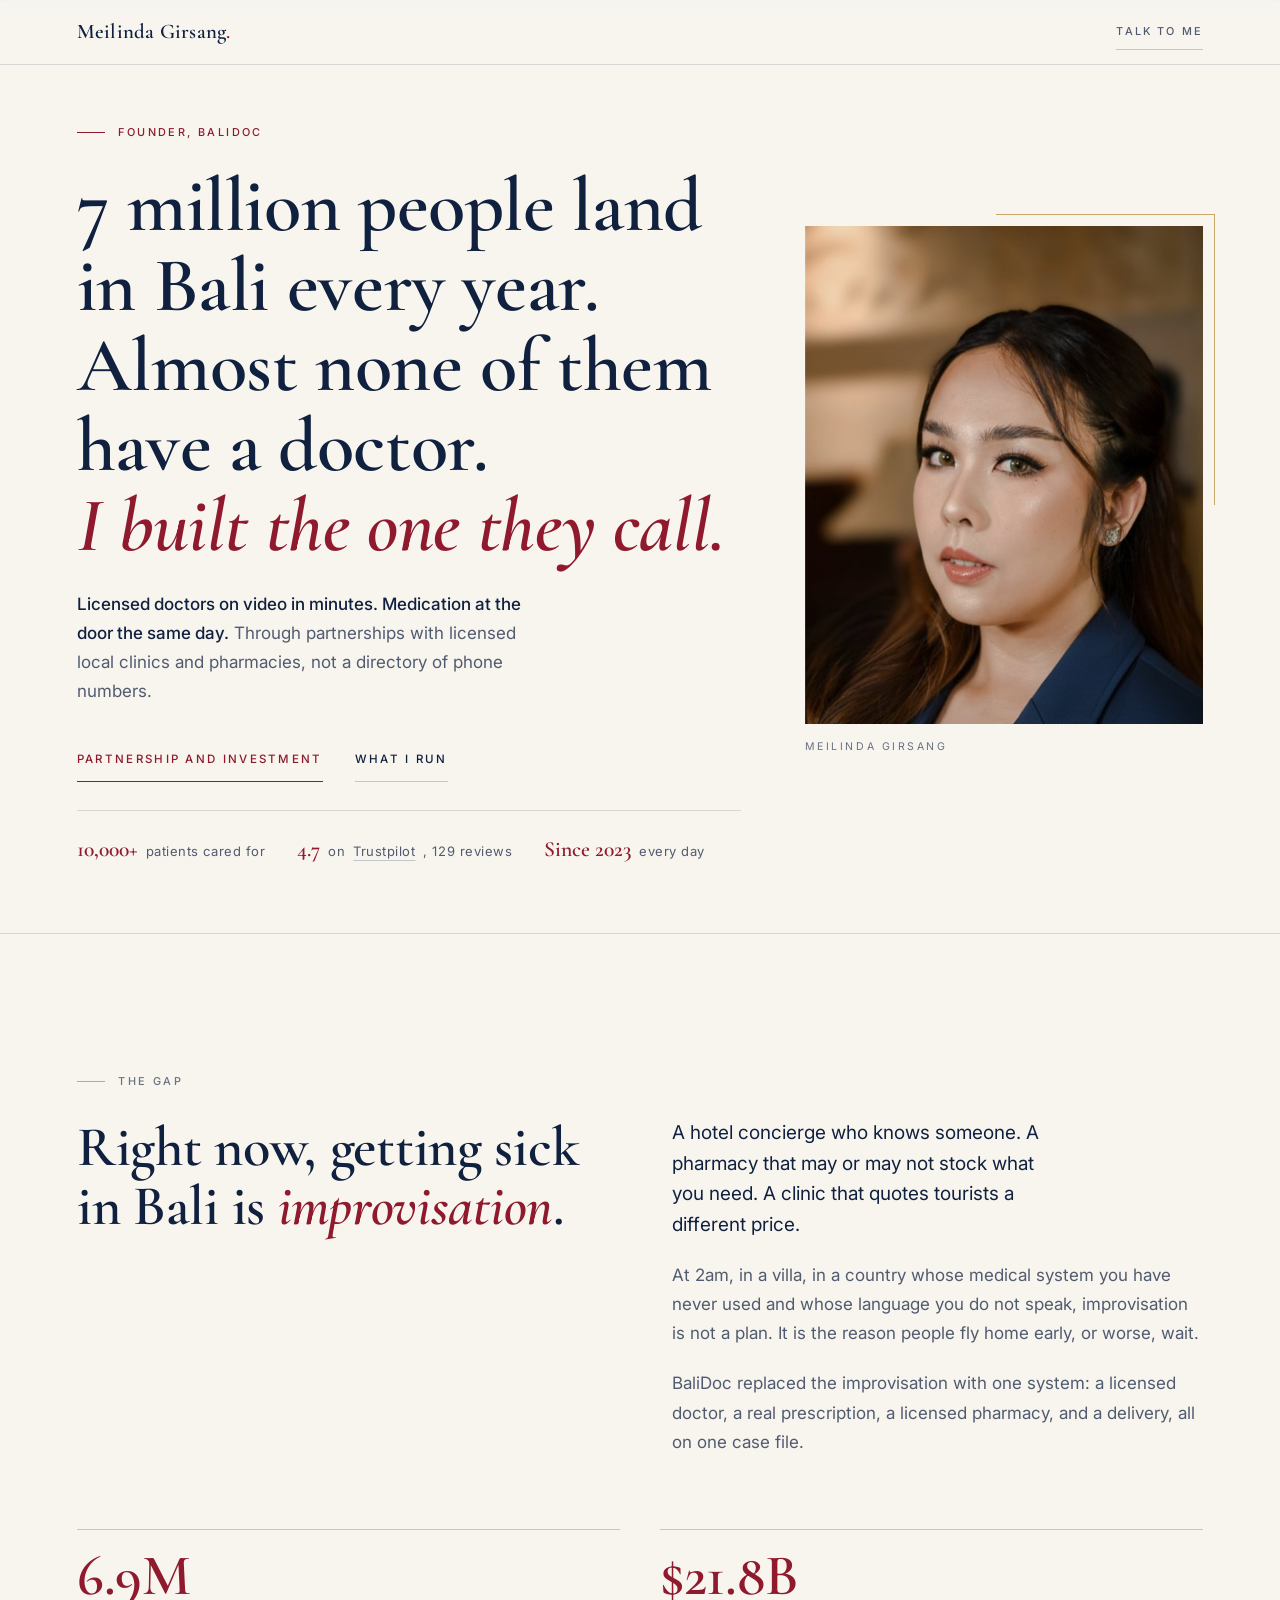
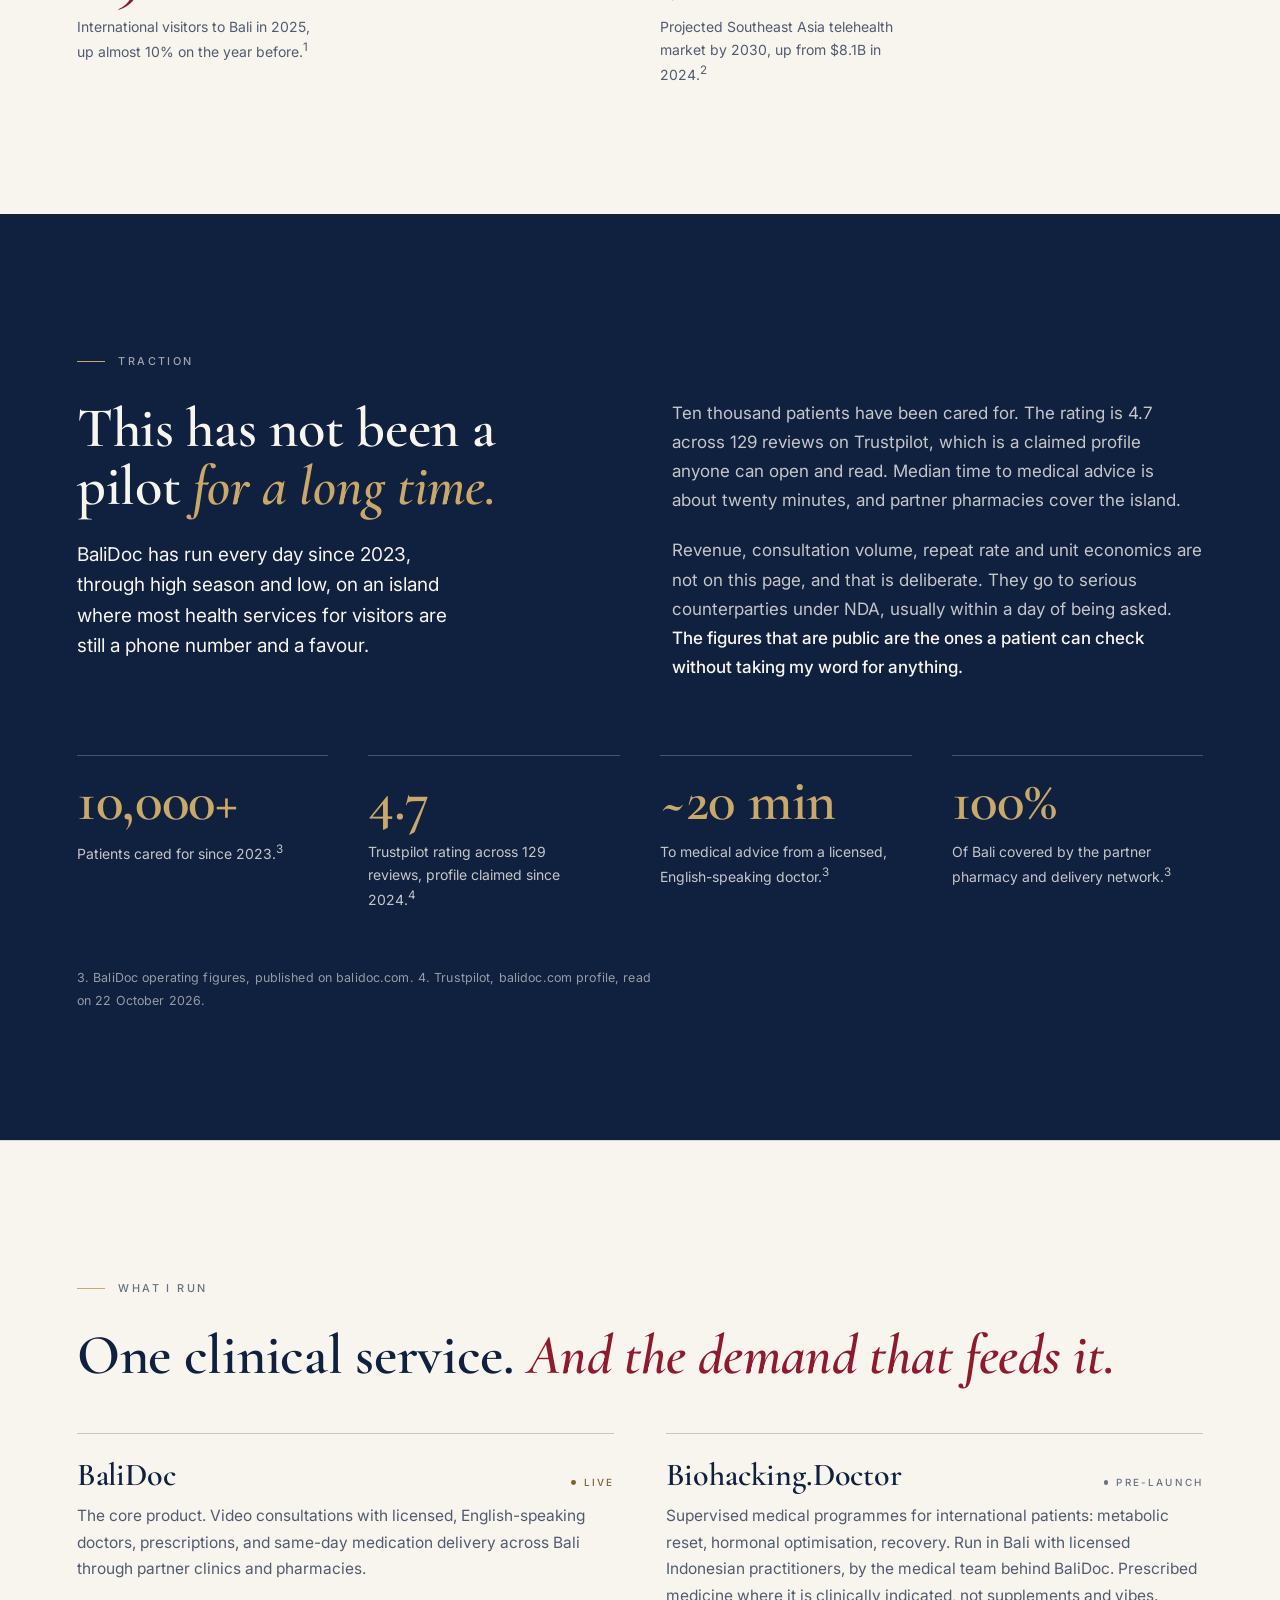
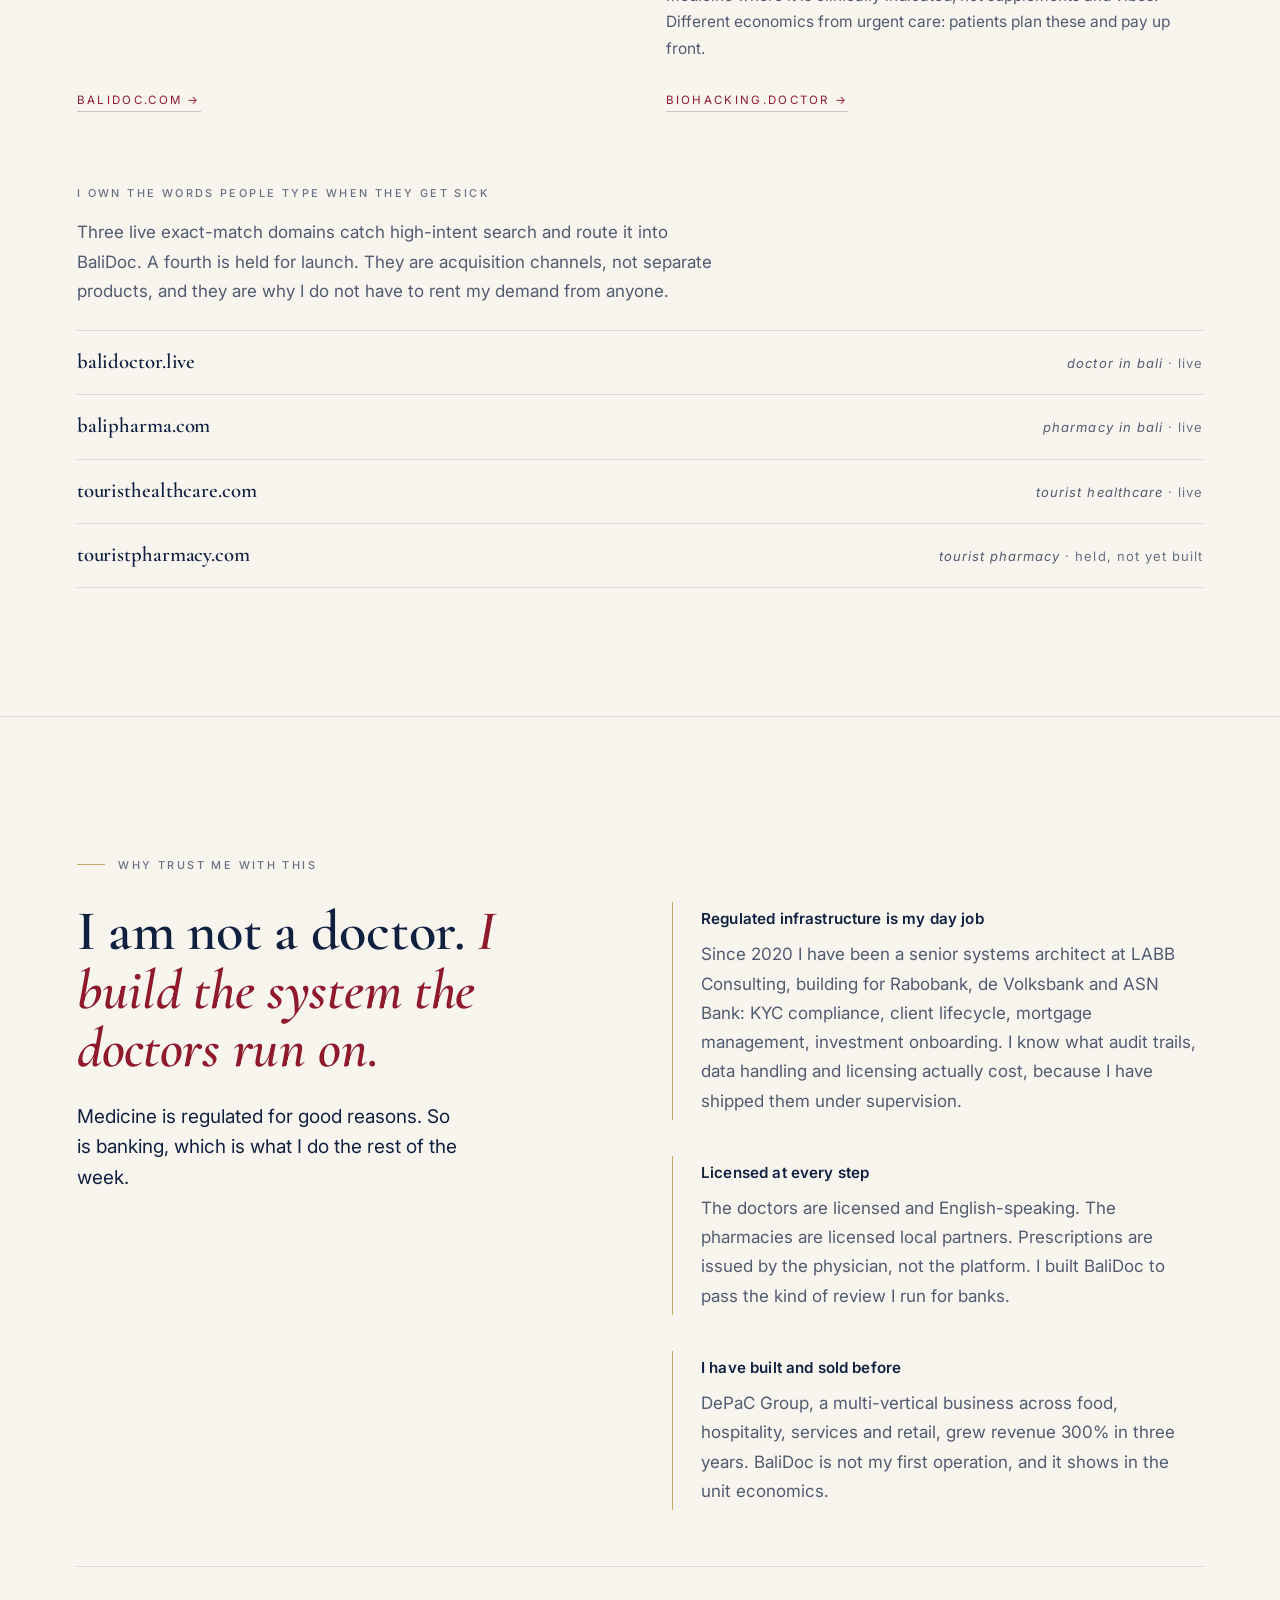
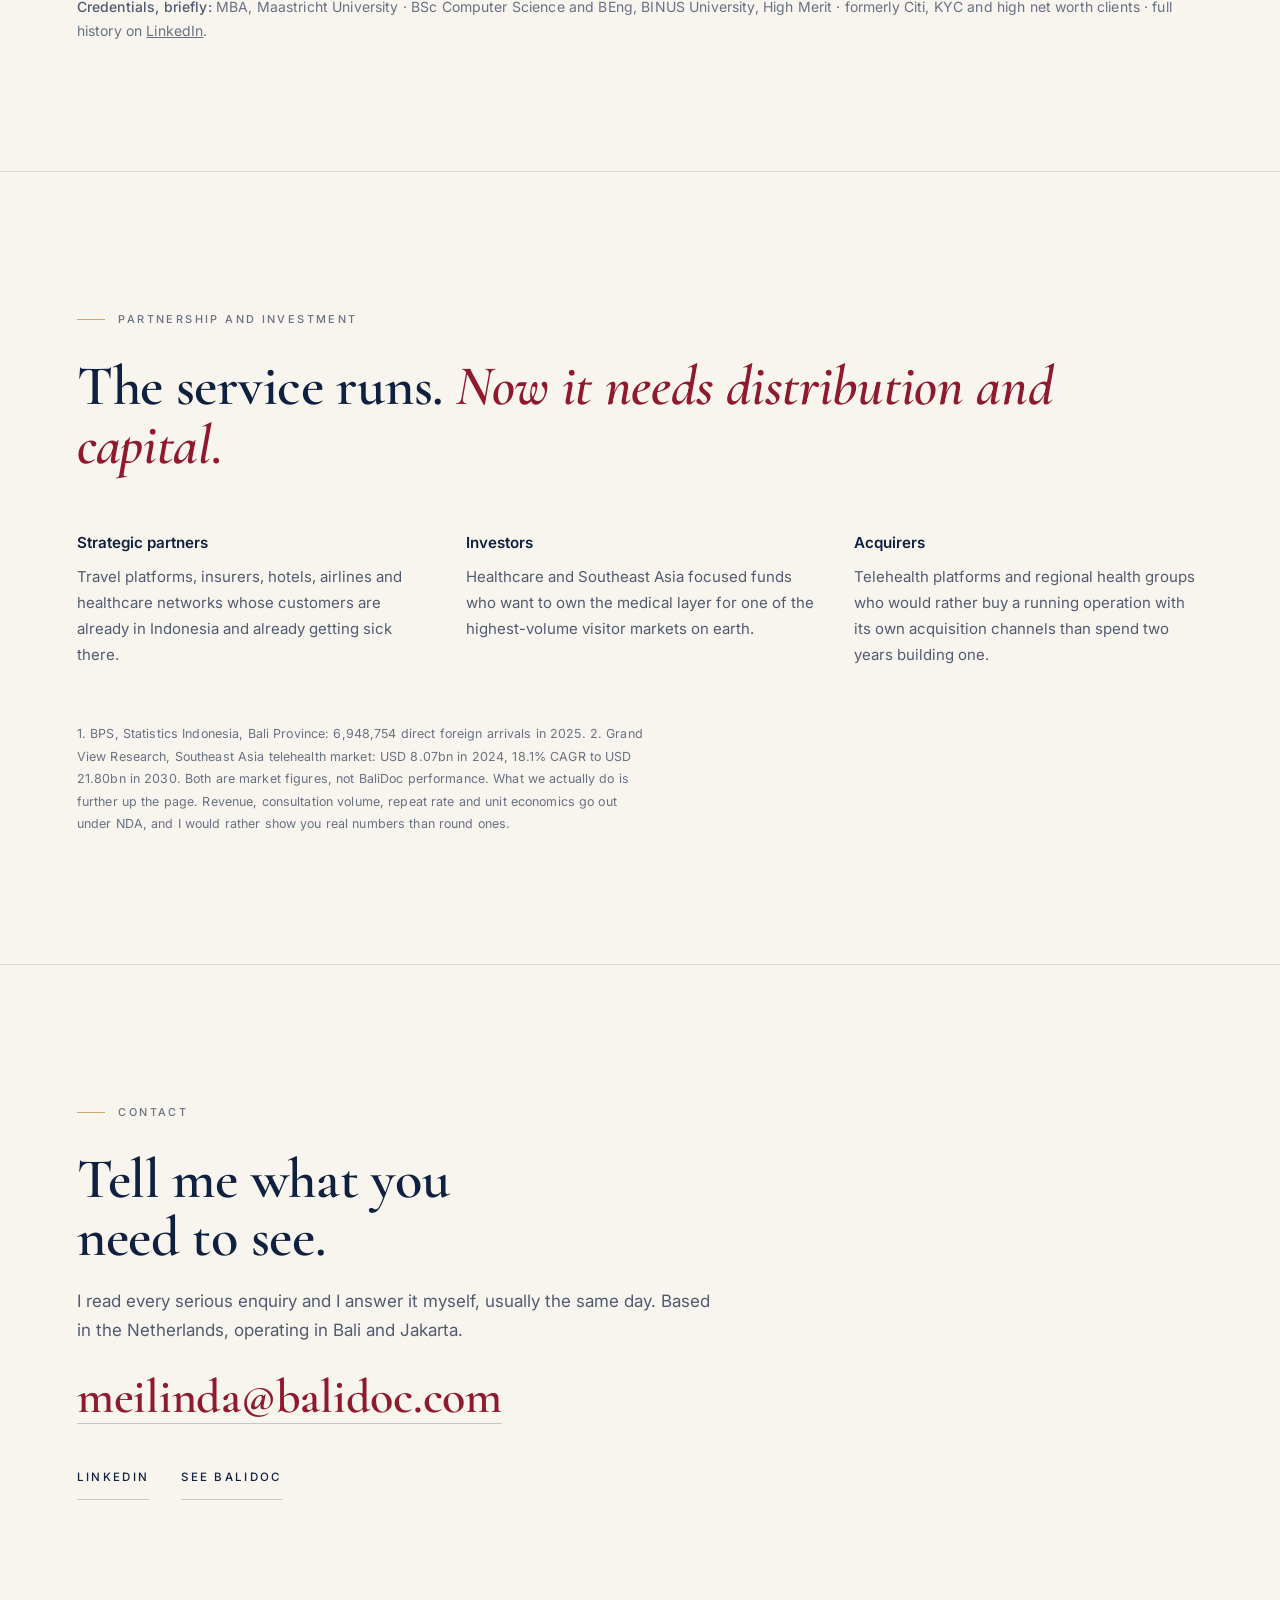
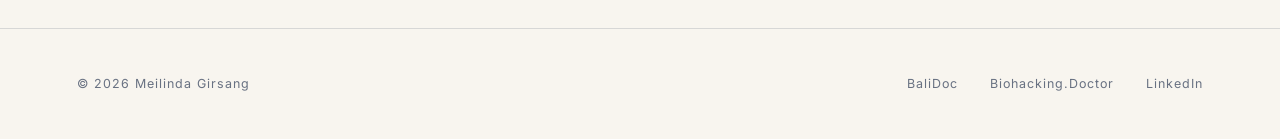
<file: index.html>
<!doctype html>
<html lang="en">
<head>
<meta charset="utf-8">
<meta name="viewport" content="width=device-width, initial-scale=1">
<title>Meilinda Girsang, Founder of BaliDoc</title>
<meta name="description" content="Meilinda Girsang founded BaliDoc: licensed doctors on video and medication delivered the same day, for international visitors who arrive in Bali without one.">
<link rel="canonical" href="https://meilindagirsang.com/">

<meta property="og:type" content="profile">
<meta property="og:title" content="Meilinda Girsang, Founder of BaliDoc">
<meta property="og:description" content="7 million people land in Bali every year. Almost none of them have a doctor. I built the one they call.">
<meta property="og:url" content="https://meilindagirsang.com/">
<meta property="og:image" content="https://meilindagirsang.com/og.jpg">
<meta property="og:image:width" content="1200">
<meta property="og:image:height" content="630">
<meta property="og:image:alt" content="Meilinda Girsang, founder of BaliDoc">
<meta property="og:site_name" content="Meilinda Girsang">
<meta property="profile:first_name" content="Meilinda">
<meta property="profile:last_name" content="Girsang">
<meta name="twitter:card" content="summary_large_image">

<link rel="icon" href="/favicon.svg" type="image/svg+xml">
<link rel="apple-touch-icon" href="/apple-touch-icon.png">
<meta name="theme-color" content="#f7f4ed">

<link rel="preconnect" href="https://fonts.googleapis.com">
<link rel="preconnect" href="https://fonts.gstatic.com" crossorigin>
<link rel="stylesheet" href="https://fonts.googleapis.com/css2?family=Cormorant+Garamond:ital,wght@0,500;0,600;1,600&family=Inter:wght@400;500;600&display=swap">
<link rel="stylesheet" href="/styles.css">

<script type="application/ld+json">
{"@context":"https://schema.org","@type":"Person","name":"Meilinda Girsang","url":"https://meilindagirsang.com","image":"https://meilindagirsang.com/og.jpg","jobTitle":"Founder","sameAs":["https://www.linkedin.com/in/meilindagirsang/"],"email":"meilinda@balidoc.com","worksFor":{"@type":"Organization","name":"BaliDoc","url":"https://www.balidoc.com"},"alumniOf":[{"@type":"EducationalOrganization","name":"Maastricht University"},{"@type":"EducationalOrganization","name":"BINUS University"}],"knowsAbout":["Telemedicine","Digital health","Systems architecture","Healthcare in Indonesia"]}
</script>
</head>
<body>
<a class="skip" href="#main">Skip to content</a>

<header class="site-header">
  <div class="wrap">
    <a class="mark" href="#top">Meilinda Girsang<span>.</span></a>
    <a class="header-cta" href="#contact">Talk to me</a>
  </div>
</header>

<main id="main">

<section class="hero" id="top">
  <div class="wrap">
    <div>
      <span class="label label-hot">Founder, BaliDoc</span>
      <h1 class="display">7 million people land in Bali every year. Almost none of them have a doctor. <span class="hot">I built the one they call.</span></h1>
      <p class="hero-sub"><b>Licensed doctors on video in minutes. Medication at the door the same day.</b> Through partnerships with licensed local clinics and pharmacies, not a directory of phone numbers.</p>
      <div class="actions">
        <a class="btn btn-hot" href="#invest">Partnership and investment</a>
        <a class="btn btn-line" href="#work">What I run</a>
      </div>
      <ul class="proofline">
        <li><b>10,000+</b> patients cared for</li>
        <li><b>4.7</b> on <a href="https://www.trustpilot.com/review/balidoc.com" rel="noopener">Trustpilot</a>, 129 reviews</li>
        <li><b>Since 2023</b> every day</li>
      </ul>
    </div>

    <figure class="portrait">
      <img src="/photo.jpg" width="600" height="984" alt="Meilinda Girsang" fetchpriority="high">
      <figcaption>Meilinda Girsang</figcaption>
    </figure>
  </div>
</section>

<section id="gap" aria-labelledby="gap-h">
  <div class="wrap">
    <span class="label">The gap</span>
    <div class="two">
      <h2 id="gap-h" class="display">Right now, getting sick in Bali is <span class="hot">improvisation</span>.</h2>
      <div class="stack">
        <p class="big">A hotel concierge who knows someone. A pharmacy that may or may not stock what you need. A clinic that quotes tourists a different price.</p>
        <p>At 2am, in a villa, in a country whose medical system you have never used and whose language you do not speak, improvisation is not a plan. It is the reason people fly home early, or worse, wait.</p>
        <p>BaliDoc replaced the improvisation with one system: a licensed doctor, a real prescription, a licensed pharmacy, and a delivery, all on one case file.</p>
      </div>
    </div>

    <dl class="stats">
      <div>
        <dt>6.9M</dt>
        <dd>International visitors to Bali in 2025, up almost 10% on the year before.<sup>1</sup></dd>
      </div>
      <div>
        <dt>$21.8B</dt>
        <dd>Projected Southeast Asia telehealth market by 2030, up from $8.1B in 2024.<sup>2</sup></dd>
      </div>
    </dl>
  </div>
</section>

<section id="traction" class="band" aria-labelledby="traction-h">
  <div class="wrap">
    <span class="label">Traction</span>
    <div class="two">
      <div>
        <h2 id="traction-h" class="display">This has not been a pilot <span class="hot">for a long time.</span></h2>
        <p class="big" style="margin-top:1.5rem">BaliDoc has run every day since 2023, through high season and low, on an island where most health services for visitors are still a phone number and a favour.</p>
      </div>
      <div class="stack">
        <p>Ten thousand patients have been cared for. The rating is 4.7 across 129 reviews on Trustpilot, which is a claimed profile anyone can open and read. Median time to medical advice is about twenty minutes, and partner pharmacies cover the island.</p>
        <p>Revenue, consultation volume, repeat rate and unit economics are not on this page, and that is deliberate. They go to serious counterparties under NDA, usually within a day of being asked. <b>The figures that are public are the ones a patient can check without taking my word for anything.</b></p>
      </div>
    </div>

    <dl class="stats">
      <div><dt>10,000+</dt><dd>Patients cared for since 2023.<sup>3</sup></dd></div>
      <div><dt>4.7</dt><dd>Trustpilot rating across 129 reviews, profile claimed since 2024.<sup>4</sup></dd></div>
      <div><dt>~20 min</dt><dd>To medical advice from a licensed, English-speaking doctor.<sup>3</sup></dd></div>
      <div><dt>100%</dt><dd>Of Bali covered by the partner pharmacy and delivery network.<sup>3</sup></dd></div>
    </dl>
    <p class="note">3. BaliDoc operating figures, published on balidoc.com. 4. Trustpilot, balidoc.com profile, read on 22 October 2026.</p>
  </div>
</section>

<section id="work" aria-labelledby="work-h">
  <div class="wrap">
    <span class="label">What I run</span>
    <h2 id="work-h" class="display">One clinical service. <span class="hot">And the demand that feeds it.</span></h2>

    <div class="products" style="margin-top:clamp(2rem,4vw,3rem)">
      <article class="product">
        <div class="product-top">
          <h3>BaliDoc</h3>
          <span class="chip chip-live">Live</span>
        </div>
        <p>The core product. Video consultations with licensed, English-speaking doctors, prescriptions, and same-day medication delivery across Bali through partner clinics and pharmacies.</p>
        <a class="go" href="https://www.balidoc.com" rel="noopener">balidoc.com &rarr;</a>
      </article>

      <article class="product">
        <div class="product-top">
          <h3>Biohacking.Doctor</h3>
          <span class="chip chip-dev">Pre-launch</span>
        </div>
        <p>Supervised medical programmes for international patients: metabolic reset, hormonal optimisation, recovery. Run in Bali with licensed Indonesian practitioners, by the medical team behind BaliDoc. Prescribed medicine where it is clinically indicated, not supplements and vibes. Different economics from urgent care: patients plan these and pay up front.</p>
        <a class="go" href="https://www.biohacking.doctor" rel="noopener">biohacking.doctor &rarr;</a>
      </article>
    </div>

    <div class="domains">
      <span class="label" style="display:block;margin-bottom:1rem">I own the words people type when they get sick</span>
      <p style="margin-bottom:1.5rem">Three live exact-match domains catch high-intent search and route it into BaliDoc. A fourth is held for launch. They are acquisition channels, not separate products, and they are why I do not have to rent my demand from anyone.</p>
      <ul>
        <li><a href="https://www.balidoctor.live" rel="noopener"><span class="d">balidoctor.live</span><span class="q"><em>doctor in Bali</em> &middot; live</span></a></li>
        <li><a href="https://balipharma.com" rel="noopener"><span class="d">balipharma.com</span><span class="q"><em>pharmacy in Bali</em> &middot; live</span></a></li>
        <li><a href="https://www.touristhealthcare.com" rel="noopener"><span class="d">touristhealthcare.com</span><span class="q"><em>tourist healthcare</em> &middot; live</span></a></li>
        <li><span class="row"><span class="d">touristpharmacy.com</span><span class="q"><em>tourist pharmacy</em> &middot; held, not yet built</span></span></li>
      </ul>
    </div>
  </div>
</section>

<section id="why-me" aria-labelledby="why-me-h">
  <div class="wrap">
    <span class="label">Why trust me with this</span>
    <div class="two">
      <div>
        <h2 id="why-me-h" class="display">I am not a doctor. <span class="hot">I build the system the doctors run on.</span></h2>
        <p class="big" style="margin-top:1.5rem">Medicine is regulated for good reasons. So is banking, which is what I do the rest of the week.</p>
      </div>
      <div>
        <div class="proof">
          <h3>Regulated infrastructure is my day job</h3>
          <p>Since 2020 I have been a senior systems architect at LABB Consulting, building for Rabobank, de Volksbank and ASN Bank: KYC compliance, client lifecycle, mortgage management, investment onboarding. I know what audit trails, data handling and licensing actually cost, because I have shipped them under supervision.</p>
        </div>
        <div class="proof">
          <h3>Licensed at every step</h3>
          <p>The doctors are licensed and English-speaking. The pharmacies are licensed local partners. Prescriptions are issued by the physician, not the platform. I built BaliDoc to pass the kind of review I run for banks.</p>
        </div>
        <div class="proof">
          <h3>I have built and sold before</h3>
          <p>DePaC Group, a multi-vertical business across food, hospitality, services and retail, grew revenue 300% in three years. BaliDoc is not my first operation, and it shows in the unit economics.</p>
        </div>
      </div>
    </div>
    <p class="creds-line"><b>Credentials, briefly:</b> MBA, Maastricht University &middot; BSc Computer Science and BEng, BINUS University, High Merit &middot; formerly Citi, KYC and high net worth clients &middot; full history on <a href="https://www.linkedin.com/in/meilindagirsang/" rel="noopener">LinkedIn</a>.</p>
  </div>
</section>

<section id="invest" aria-labelledby="invest-h">
  <div class="wrap">
    <span class="label">Partnership and investment</span>
    <h2 id="invest-h" class="display">The service runs. <span class="hot">Now it needs distribution and capital.</span></h2>

    <div class="asks">
      <div>
        <h3>Strategic partners</h3>
        <p>Travel platforms, insurers, hotels, airlines and healthcare networks whose customers are already in Indonesia and already getting sick there.</p>
      </div>
      <div>
        <h3>Investors</h3>
        <p>Healthcare and Southeast Asia focused funds who want to own the medical layer for one of the highest-volume visitor markets on earth.</p>
      </div>
      <div>
        <h3>Acquirers</h3>
        <p>Telehealth platforms and regional health groups who would rather buy a running operation with its own acquisition channels than spend two years building one.</p>
      </div>
    </div>

    <p class="note">
      1. BPS, Statistics Indonesia, Bali Province: 6,948,754 direct foreign arrivals in 2025.
      2. Grand View Research, Southeast Asia telehealth market: USD 8.07bn in 2024, 18.1% CAGR to USD 21.80bn in 2030.
      Both are market figures, not BaliDoc performance. What we actually do is further up the page. Revenue, consultation volume, repeat rate and unit economics go out under NDA, and I would rather show you real numbers than round ones.
    </p>
  </div>
</section>

<section id="contact" class="contact" aria-labelledby="contact-h">
  <div class="wrap">
    <span class="label">Contact</span>
    <h2 id="contact-h" class="display">Tell me what you need to see.</h2>
    <p style="margin-top:1.25rem">I read every serious enquiry and I answer it myself, usually the same day. Based in the Netherlands, operating in Bali and Jakarta.</p>
    <a class="contact-mail" href="mailto:meilinda@balidoc.com">meilinda@balidoc.com</a>
    <div class="actions">
      <a class="btn btn-line" href="https://www.linkedin.com/in/meilindagirsang/" rel="noopener">LinkedIn</a>
      <a class="btn btn-line" href="https://www.balidoc.com" rel="noopener">See BaliDoc</a>
    </div>
  </div>
</section>

</main>

<footer class="site-footer">
  <div class="wrap">
    <span>&copy; 2026 Meilinda Girsang</span>
    <ul>
      <li><a href="https://www.balidoc.com" rel="noopener">BaliDoc</a></li>
      <li><a href="https://www.biohacking.doctor" rel="noopener">Biohacking.Doctor</a></li>
      <li><a href="https://www.linkedin.com/in/meilindagirsang/" rel="noopener">LinkedIn</a></li>
    </ul>
  </div>
</footer>
</body>
</html>
</file>
<file: styles.css>
:root {
  color-scheme: light;
  --paper: #f8f5ef;
  --card: #fffdf8;
  --navy: #10203f;
  --ink: #10203f;
  --muted: rgba(16, 32, 63, .72);
  --faint: rgba(16, 32, 63, .62);
  --line: rgba(16, 32, 63, .14);
  --hair: rgba(16, 32, 63, .22);
  --red: #8f1a2e;
  --gold: #7a6234;
  --gold-soft: #c9a86a;
  --measure: 58ch;
  --pad: clamp(1.4rem, 6vw, 5.5rem);
  --gap: clamp(4.5rem, 10vw, 9rem);
}

*, *::before, *::after { box-sizing: border-box; }
body, h1, h2, h3, p, ul, ol, dl, dd, figure, blockquote { margin: 0; }
ul, ol { padding: 0; list-style: none; }

html { -webkit-text-size-adjust: 100%; scroll-behavior: smooth; scroll-padding-top: 4.5rem; }

body {
  background: var(--paper);
  color: var(--ink);
  font-family: Inter, -apple-system, BlinkMacSystemFont, "Segoe UI", Roboto, sans-serif;
  font-size: 1.0625rem;
  line-height: 1.72;
  -webkit-font-smoothing: antialiased;
  overflow-x: hidden;
}

a { color: inherit; }
a:focus-visible, button:focus-visible { outline: 1px solid var(--red); outline-offset: 4px; }
img { max-width: 100%; height: auto; display: block; }

/* Display face: high-contrast serif, used large and sparingly. */
.display, h1, h2, .product h3, .stats dt, .d, .contact-mail, .mark {
  font-family: "Cormorant Garamond", Georgia, "Times New Roman", serif;
  font-weight: 600;
  letter-spacing: -.005em;
  line-height: 1.04;
}

.wrap { width: min(100% - (var(--pad) * 2), 74rem); margin-inline: auto; }

.skip { position: absolute; left: -9999px; background: var(--navy); color: var(--paper); padding: .7rem 1rem; z-index: 20; }
.skip:focus { left: .75rem; top: .75rem; }

/* Header */
.site-header {
  position: fixed; inset: 0 0 auto; z-index: 10;
  background: color-mix(in srgb, var(--paper) 88%, transparent);
  backdrop-filter: blur(10px);
  border-bottom: 1px solid var(--line);
}
.site-header .wrap { display: flex; align-items: center; justify-content: space-between; min-height: 4rem; gap: 1rem; }
.mark { font-size: 1.3rem; text-decoration: none; letter-spacing: .01em; }
.mark span { color: var(--red); }
.header-cta {
  font-family: Inter, sans-serif;
  font-size: .68rem; letter-spacing: .2em; text-transform: uppercase; font-weight: 500;
  text-decoration: none; color: var(--muted);
  padding: .5rem 0; border-bottom: 1px solid var(--hair);
  transition: color .2s, border-color .2s;
}
.header-cta:hover { color: var(--red); border-color: var(--red); }

/* Labels */
.label {
  font-family: Inter, sans-serif;
  font-size: .68rem; letter-spacing: .22em; text-transform: uppercase;
  color: var(--faint); font-weight: 500;
  display: inline-flex; align-items: center; gap: .85rem;
}
.label::before { content: ""; width: 1.75rem; height: 1px; background: var(--gold-soft); }
.label-hot { color: var(--red); }
.label-hot::before { background: var(--red); }

/* Hero */
.hero { display: grid; align-items: center; padding-block: 7rem 4rem; }
.hero .wrap { display: grid; grid-template-columns: minmax(0, 1.25fr) minmax(0, .75fr); gap: clamp(2.5rem, 5vw, 4.5rem); align-items: center; }
.hero h1 { font-size: clamp(2.9rem, 6vw, 5.4rem); margin: 1.5rem 0 0; }
.hero h1 .hot { color: var(--red); display: block; font-style: italic; }
.hero-sub { font-size: 1.0625rem; color: var(--muted); max-width: 42ch; margin-top: 1.5rem; }
.hero-sub b { color: var(--ink); font-weight: 500; }

.proofline { display: flex; flex-wrap: wrap; align-items: baseline; gap: .5rem 2rem; margin-top: 1.75rem; padding-top: 1.25rem; border-top: 1px solid var(--line); }
.proofline li { font-size: .8125rem; letter-spacing: .04em; color: var(--muted); display: flex; align-items: baseline; gap: .5rem; }
.proofline b {
  font-family: "Cormorant Garamond", Georgia, serif; font-weight: 600;
  font-size: 1.35rem; color: var(--red); letter-spacing: 0;
}
.proofline a { color: inherit; text-decoration-color: var(--hair); text-underline-offset: 4px; }
.proofline a:hover { color: var(--red); }

.actions { display: flex; flex-wrap: wrap; gap: 2rem; margin-top: 2rem; }
.btn {
  font-family: Inter, sans-serif;
  display: inline-flex; align-items: center; min-height: 2.75rem;
  font-size: .72rem; letter-spacing: .2em; text-transform: uppercase; font-weight: 500;
  text-decoration: none; color: var(--ink);
  border-bottom: 1px solid var(--hair);
  transition: color .2s, border-color .2s;
}
.btn-hot { color: var(--red); border-bottom-color: var(--red); }
.btn-hot:hover { border-bottom-color: transparent; }
.btn-line:hover { color: var(--red); border-bottom-color: var(--red); }

.portrait { position: relative; justify-self: end; width: 100%; max-width: 25rem; }
.portrait img { width: 100%; aspect-ratio: 4 / 5; object-fit: cover; object-position: center 16%; }
.portrait::before {
  content: ""; position: absolute; inset: -.75rem -.75rem auto auto;
  width: 55%; height: 55%; border-top: 1px solid var(--gold-soft); border-right: 1px solid var(--gold-soft);
  pointer-events: none;
}
.portrait figcaption {
  font-family: Inter, sans-serif;
  margin-top: .9rem; font-size: .66rem; letter-spacing: .24em; text-transform: uppercase; color: var(--faint);
}

/* Sections */
section { padding-block: var(--gap); border-top: 1px solid var(--line); }
section > .wrap > .label { display: inline-flex; margin-bottom: 1.75rem; }
h2 { font-size: clamp(2.1rem, 4.4vw, 3.6rem); }
h2 .hot { color: var(--red); font-style: italic; }
.two { display: grid; grid-template-columns: repeat(auto-fit, minmax(20rem, 1fr)); gap: clamp(2.5rem, 5vw, 5rem); }
.stack > * + * { margin-top: 1.3rem; }
p { max-width: var(--measure); color: var(--muted); }
p b, p strong { color: var(--ink); font-weight: 500; }
.big { font-size: 1.1875rem; line-height: 1.6; color: var(--ink); max-width: 32ch; }

/* Navy band */
.band { background: var(--navy); color: var(--paper); border-top: 0; }
.band .label { color: rgba(248, 245, 239, .62); }
.band .label::before { background: var(--gold-soft); }
.band h2 { color: var(--paper); }
.band h2 .hot, .band .stats dt { color: var(--gold-soft); }
.band p, .band .stats dd { color: rgba(248, 245, 239, .78); }
.band .big, .band p b, .band p strong { color: var(--paper); }
.band .note { color: rgba(248, 245, 239, .58); }
.band .stats > div { border-top-color: rgba(248, 245, 239, .24); }
.band a { color: inherit; text-underline-offset: 4px; }
.band a:hover { color: var(--gold-soft); }

/* Stats */
.stats { display: grid; grid-template-columns: repeat(auto-fit, minmax(12rem, 1fr)); gap: 2.5rem 2.5rem; margin-top: clamp(3rem, 6vw, 4.5rem); }
.stats > div { padding-top: 1.1rem; border-top: 1px solid var(--hair); }
.stats dt { font-size: clamp(2.6rem, 5vw, 3.6rem); color: var(--red); line-height: 1; }
.stats dd { margin: .6rem 0 0; font-size: .875rem; line-height: 1.65; color: var(--muted); max-width: 26ch; }

/* Products */
.products { display: grid; grid-template-columns: repeat(auto-fit, minmax(20rem, 1fr)); gap: clamp(2rem, 4vw, 3.5rem); }
.product { border-top: 1px solid var(--hair); padding-top: 1.5rem; display: flex; flex-direction: column; }
.product-top { display: flex; align-items: baseline; justify-content: space-between; gap: .75rem 1rem; flex-wrap: wrap; margin-bottom: .75rem; }
.product h3 { font-size: 2rem; min-width: 0; overflow-wrap: anywhere; }
.product p { font-size: .9688rem; flex: 1; }
.chip {
  font-family: Inter, sans-serif;
  font-size: .62rem; font-weight: 500; letter-spacing: .22em; text-transform: uppercase;
  white-space: nowrap; color: var(--faint);
  display: inline-flex; align-items: center; gap: .5rem;
}
.chip::before { content: ""; width: .3rem; height: .3rem; border-radius: 50%; background: currentColor; }
.chip-live { color: var(--gold); }
.chip-dev { color: var(--faint); }
.product .go {
  font-family: Inter, sans-serif; margin-top: 1.75rem;
  font-size: .72rem; letter-spacing: .2em; text-transform: uppercase; color: var(--red);
  text-decoration: none; border-bottom: 1px solid var(--hair); align-self: flex-start;
  transition: border-color .2s;
}
.product .go:hover { border-bottom-color: var(--red); }

/* Domains */
.domains { margin-top: clamp(3rem, 6vw, 4.5rem); }
.domains ul { border-top: 1px solid var(--line); }
.domains li { border-bottom: 1px solid var(--line); }
.domains a, .domains .row { display: flex; align-items: baseline; justify-content: space-between; gap: 1rem; padding: 1.25rem 0; text-decoration: none; }
.domains a:hover .d { color: var(--red); }
.d { font-size: 1.3rem; transition: color .2s; }
.q { font-size: .8125rem; letter-spacing: .08em; text-transform: lowercase; color: var(--faint); }
.q em { font-style: italic; color: var(--muted); }

/* Credibility */
.proof { border-left: 1px solid var(--gold-soft); padding: .25rem 0 .25rem 1.75rem; }
.proof h3 { font-family: Inter, sans-serif; font-size: .95rem; font-weight: 600; letter-spacing: .01em; margin-bottom: .5rem; }
.proof + .proof { margin-top: 2.25rem; }
.creds-line { margin-top: clamp(2.5rem, 5vw, 3.5rem); padding-top: 1.75rem; border-top: 1px solid var(--line); font-size: .875rem; color: var(--faint); max-width: none; letter-spacing: .01em; }
.creds-line b { color: var(--muted); font-weight: 500; }
blockquote {
  margin: 0; padding-left: 1.75rem; border-left: 1px solid var(--gold-soft);
  font-family: "Cormorant Garamond", Georgia, serif; font-size: 1.5rem; font-style: italic;
  line-height: 1.4; color: var(--ink);
}

/* Asks */
.asks { display: grid; grid-template-columns: repeat(auto-fit, minmax(16rem, 1fr)); gap: 2.5rem; margin-top: clamp(2.5rem, 5vw, 3.5rem); }
.asks h3 { font-family: Inter, sans-serif; font-size: .95rem; font-weight: 600; margin-bottom: .5rem; }
.asks p { font-size: .9375rem; }
.note { margin-top: clamp(2.5rem, 5vw, 3.5rem); font-size: .78rem; color: var(--faint); max-width: 72ch; line-height: 1.8; letter-spacing: .01em; }

/* Contact */
.contact h2 { max-width: 16ch; }
.contact-mail {
  display: inline-block; margin-top: 1.75rem;
  font-size: clamp(1.6rem, 4.6vw, 3rem); color: var(--red); text-decoration: none;
  border-bottom: 1px solid var(--hair); transition: border-color .2s;
}
.contact-mail:hover { border-bottom-color: var(--red); }

/* Footer */
.site-footer { border-top: 1px solid var(--line); padding-block: 2.75rem; }
.site-footer .wrap { display: flex; flex-wrap: wrap; gap: 1rem 2rem; justify-content: space-between; align-items: center; font-size: .78rem; letter-spacing: .08em; color: var(--faint); }
.site-footer ul { display: flex; gap: 2rem; }
.site-footer a { text-decoration: none; }
.site-footer a:hover { color: var(--red); }

@media (max-width: 54rem) {
  .hero { padding-block: 6.5rem 3.5rem; }
  .hero .wrap { grid-template-columns: minmax(0, 1fr); }
  .portrait { order: -1; max-width: 15rem; justify-self: start; }
  .actions { gap: 1.5rem; }
  .domains a, .domains .row { padding-block: 1.25rem; }
  .site-footer a, .product .go, .mark, .header-cta { display: inline-block; padding-block: .7rem; }
  .product .go { margin-top: 1rem; }
  .contact-mail { padding-block: .45rem; }
}

@media (prefers-reduced-motion: reduce) {
  html { scroll-behavior: auto; }
  *, *::before, *::after { transition-duration: .01ms !important; animation-duration: .01ms !important; }
}

@media print {
  .site-header, .actions, .portrait::before { display: none; }
  body { background: #fff; }
  .band { background: #fff; color: #000; }
  .band h2, .band p, .band .stats dt, .band .note, .band .stats dd { color: #000; }
  section { page-break-inside: avoid; }
}
</file>
